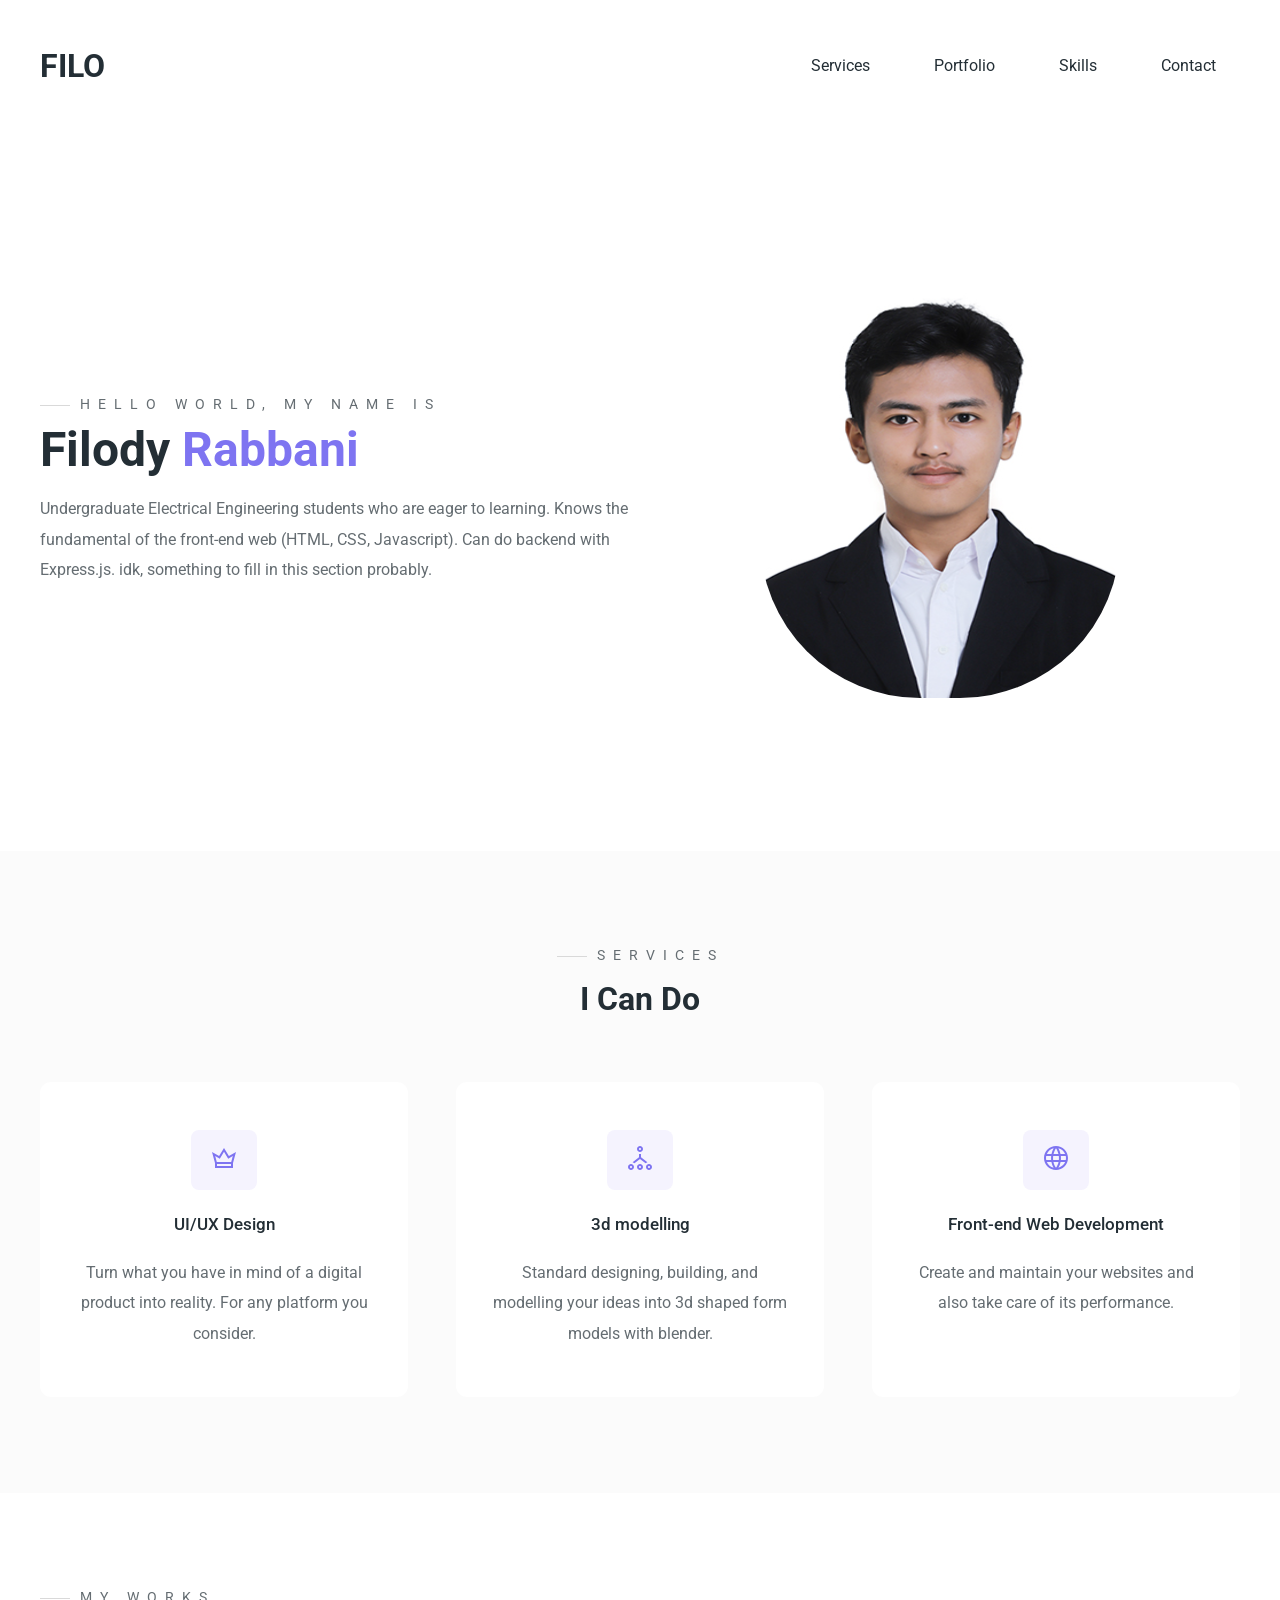
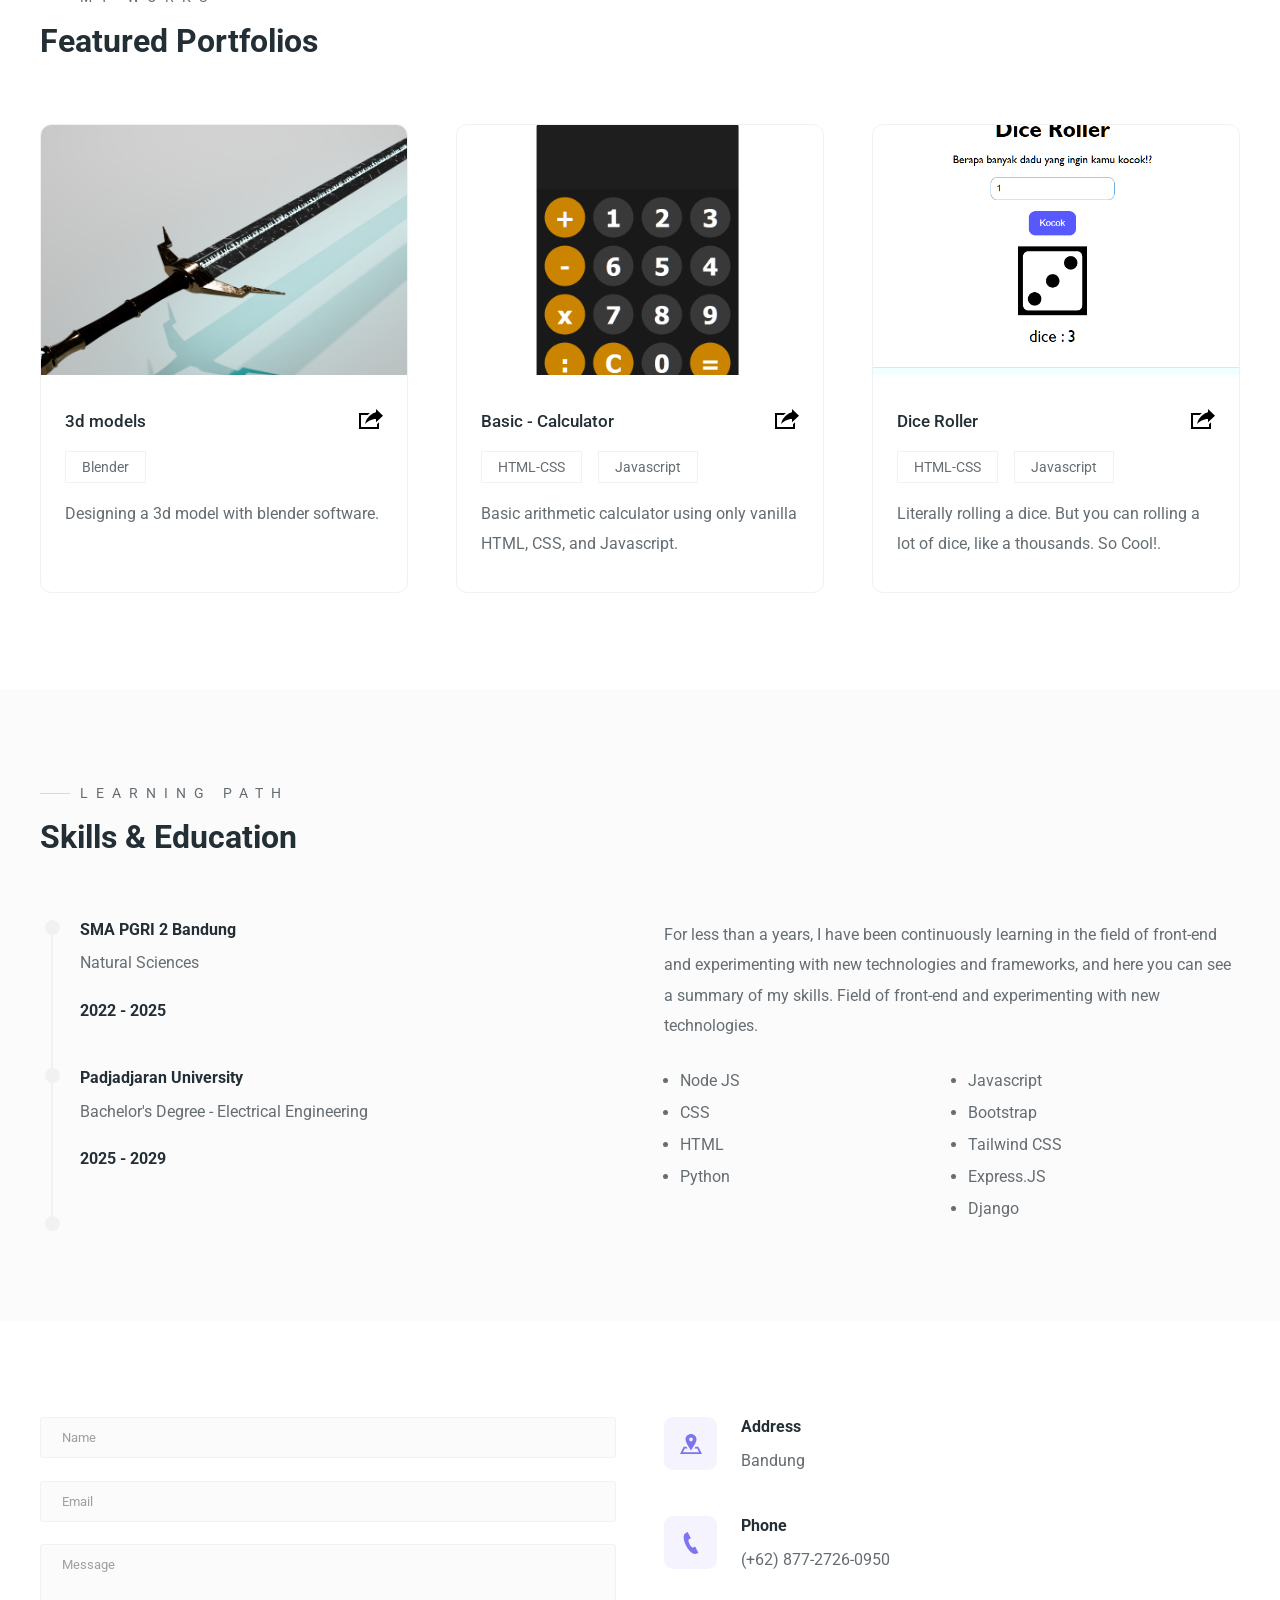
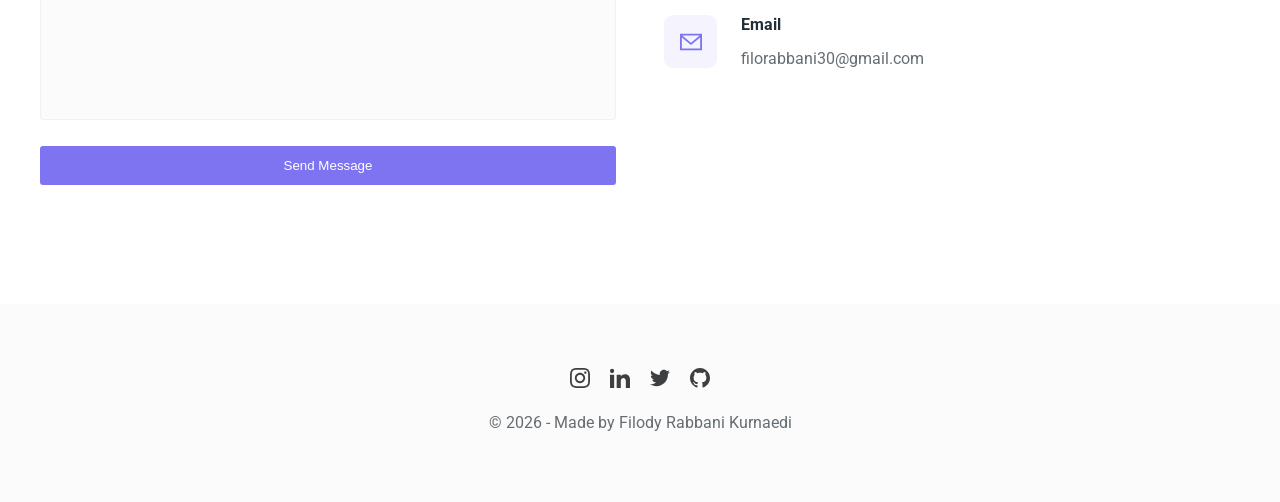
<file: index.html>
<!DOCTYPE html>
<html lang="en">
  <head>
    <meta charset="UTF-8" />
    <meta name="viewport" content="width=device-width, initial-scale=1.0" />
    <link rel="stylesheet" href="styles/style.css" />
    <link rel="stylesheet" href="styles/responsive.css" />
    <title>Filody Rabbani Kurnaedi</title>
  </head>
  <body>
    <!-- Header -->
    <header>
      <div class="main-container">
        <div class="nav">
          <div class="logo">
            <a href="/">FILO</a>
          </div>

          <nav>
            <ul>
              <li><a href="#services">Services</a></li>
              <li><a href="#portfolios">Portfolio</a></li>
              <li><a href="#skills">Skills</a></li>
              <li><a href="#contact">Contact</a></li>
            </ul>
          </nav>

          <div class="burger">
            <div class="line-1"></div>
            <div class="line-2"></div>
            <div class="line-3"></div>
          </div>
        </div>

        <section id="hero">
          <div class="hero-left">
            <h3 class="pre-title">Hello world, my name is</h3>
            <h1 class="hero-name">Filody <span>Rabbani</span></h1>
            <p>
              Undergraduate Electrical Engineering students who are eager to learning. Knows the fundamental of the front-end web (HTML, CSS, Javascript). Can do backend with Express.js. idk, something to fill in this section probably.
            </p>
          </div>

          <div class="hero-right">
            <img src="./images/Person-image.png" alt="Person Standing" />
          </div>
        </section>
      </div>
    </header>
    <!-- End Header -->

    <!-- Services -->
    <section id="services">
      <div class="services main-container">
        <h3 class="pre-title">Services</h3>
        <h1 class="section-title services-title">I Can Do</h1>

        <div class="grid-3">
          <div class="service">
            <div class="service-icon">
              <svg
                xmlns="http://www.w3.org/2000/svg"
                width="24"
                height="24"
                viewBox="0 0 24 24"
              >
                <path
                  d="M16.896 10l-4.896-8-4.896 8-7.104-4 3 11v5h18v-5l3-11-7.104 4zm-11.896 10v-2h14v2h-14zm14.2-4h-14.4l-1.612-5.909 4.615 2.598 4.197-6.857 4.197 6.857 4.615-2.598-1.612 5.909z"
                />
              </svg>
            </div>
            <h4>UI/UX Design</h4>
            <p>
              Turn what you have in mind of a digital product into reality. For
              any platform you consider.
            </p>
          </div>

          <div class="service">
            <div class="service-icon">
              <svg
                xmlns="http://www.w3.org/2000/svg"
                width="24"
                height="24"
                viewBox="0 0 24 24"
              >
                <path
                  d="M3 20c.552 0 1 .449 1 1s-.448 1-1 1-1-.449-1-1 .448-1 1-1zm0-2c-1.656 0-3 1.343-3 3s1.344 3 3 3 3-1.343 3-3-1.344-3-3-3zm9 2c.552 0 1 .449 1 1s-.448 1-1 1-1-.449-1-1 .448-1 1-1zm0-2c-1.656 0-3 1.343-3 3s1.344 3 3 3 3-1.343 3-3-1.344-3-3-3zm0-16c.552 0 1 .449 1 1s-.448 1-1 1-1-.449-1-1 .448-1 1-1zm0-2c-1.656 0-3 1.343-3 3s1.344 3 3 3 3-1.343 3-3-1.344-3-3-3zm9 20c.552 0 1 .449 1 1s-.448 1-1 1-1-.449-1-1 .448-1 1-1zm0-2c-1.656 0-3 1.343-3 3s1.344 3 3 3 3-1.343 3-3-1.344-3-3-3zm-1.577-1.721l-6.423-5.028v-3.352c-.323.066-.658.101-1 .101s-.677-.035-1-.101v3.352l-6.424 5.028c.695.233 1.323.602 1.844 1.093l5.58-4.372 5.579 4.373c.522-.492 1.15-.861 1.844-1.094z"
                />
              </svg>
            </div>
            <h4>3d modelling</h4>
            <p>
              Standard designing, building, and modelling your ideas into 3d shaped form models with blender.
            </p>
          </div>

          <div class="service">
            <div class="service-icon">
              <svg
                width="24"
                height="24"
                xmlns="http://www.w3.org/2000/svg"
                fill-rule="evenodd"
                clip-rule="evenodd"
              >
                <path
                  d="M12 0c6.623 0 12 5.377 12 12s-5.377 12-12 12-12-5.377-12-12 5.377-12 12-12m2.557 16h-5.115c.546 2.46 1.441 4.114 2.558 5.744 1.194-1.741 2.041-3.41 2.557-5.744m-7.157 0h-4.567c1.236 2.825 3.704 4.972 6.755 5.716-1.048-1.733-1.783-3.658-2.188-5.716m13.767 0h-4.567c-.391 1.988-1.095 3.887-2.175 5.694 3.012-.763 5.517-2.895 6.742-5.694m-14.005-6h-4.962c-.267 1.313-.267 2.685 0 4h4.915c-.119-1.329-.101-2.672.047-4m7.661 0h-5.647c-.165 1.326-.185 2.672-.053 4h5.753c.133-1.328.111-2.673-.053-4m6.977 0h-4.963c.148 1.328.166 2.671.048 4h4.915c.26-1.285.273-2.648 0-4m-12.156-7.729c-3.077.732-5.567 2.886-6.811 5.729h4.653c.435-2.042 1.178-3.985 2.158-5.729m2.355-.048c-1.089 1.77-1.91 3.453-2.463 5.777h4.927c-.534-2.246-1.337-3.948-2.464-5.777m2.368.069c1.013 1.812 1.733 3.76 2.146 5.708h4.654c-1.232-2.816-3.762-4.958-6.8-5.708"
                />
              </svg>
            </div>
            <h4>Front-end Web Development</h4>
            <p>
              Create and maintain your websites and also take care of its
              performance.
            </p>
          </div>
        </div>
      </div>
    </section>
    <!-- End Services -->

    <!-- Portfolios -->
    <section id="portfolios">
      <div class="portfolios main-container">
        <h3 class="pre-title">My Works</h3>
        <h1 class="section-title">Featured Portfolios</h1>

        <div class="grid-3">
          <!-- Portfolio 1 -->
          <div class="portfolio">
            <div class="portfolio-cover">
              <img
                src="./images/Sword(cycles).png"
                alt="Portfolio 1"
              />
            </div>
            <div class="portfolio-info">
              <div class="portfolio-title">
                <h4>3d models</h4>
                <a href="/" class="portfolio-link">
                  <svg
                    xmlns="http://www.w3.org/2000/svg"
                    width="24"
                    height="24"
                    viewBox="0 0 24 24"
                  >
                    <path
                      d="M6 17c2.269-9.881 11-11.667 11-11.667v-3.333l7 6.637-7 6.696v-3.333s-6.17-.171-11 5zm12 .145v2.855h-16v-12h6.598c.768-.787 1.561-1.449 2.339-2h-10.937v16h20v-6.769l-2 1.914z"
                    />
                  </svg>
                </a>
              </div>
              <div class="portfolio-tags">
                <div>Blender</div>
      
              </div>
              <p>
                Designing a 3d model with blender software.
              </p>
            </div>
          </div>

          <!-- Portfolio 2 -->
          <div class="portfolio">
            <div class="portfolio-cover">
              <img
                src="./images/kalk.png"
                alt="Portfolio 1"
              />
            </div>
            <div class="portfolio-info">
              <div class="portfolio-title">
                <h4>Basic - Calculator</h4>
                <a href="basic-calculator/index.html" class="portfolio-link" target="_blank">
                  <svg
                    xmlns="http://www.w3.org/2000/svg"
                    width="24"
                    height="24"
                    viewBox="0 0 24 24"
                  >
                    <path
                      d="M6 17c2.269-9.881 11-11.667 11-11.667v-3.333l7 6.637-7 6.696v-3.333s-6.17-.171-11 5zm12 .145v2.855h-16v-12h6.598c.768-.787 1.561-1.449 2.339-2h-10.937v16h20v-6.769l-2 1.914z"
                    />
                  </svg>
                </a>
              </div>
              <div class="portfolio-tags">
                <div>HTML-CSS</div>
                <div>Javascript</div>
              </div>
              <p>
                Basic arithmetic calculator using only vanilla HTML, CSS, and Javascript.
              </p>
            </div>
          </div>

          <!-- Portfolio 3 -->
          <div class="portfolio">
            <div class="portfolio-cover">
              <img
                src="./images/Screenshot 2026-05-10 021139.png"
                alt="Portfolio 1"
              />
            </div>
            <div class="portfolio-info">
              <div class="portfolio-title">
                <h4>Dice Roller</h4>
                <a href="dice-roller/index.html" class="portfolio-link" target="_blank">
                  <svg
                    xmlns="http://www.w3.org/2000/svg"
                    width="24"
                    height="24"
                    viewBox="0 0 24 24"
                  >
                    <path
                      d="M6 17c2.269-9.881 11-11.667 11-11.667v-3.333l7 6.637-7 6.696v-3.333s-6.17-.171-11 5zm12 .145v2.855h-16v-12h6.598c.768-.787 1.561-1.449 2.339-2h-10.937v16h20v-6.769l-2 1.914z"
                    />
                  </svg>
                </a>
              </div>
              <div class="portfolio-tags">
                <div>HTML-CSS</div>
                <div>Javascript</div>
              </div>
              <p>
                Literally rolling a dice. But you can rolling a lot of dice, like a thousands. So Cool!.
              </p>
            </div>
          </div>
        </div>
      </div>
    </section>
    <!-- End Portfolios -->

    <!-- Skills & Education -->
    <section id="skills">
      <div class="skills main-container">
        <h3 class="pre-title">Learning Path</h3>
        <h1 class="section-title">Skills & Education</h1>

        <div class="skills-grid">
          <div class="skills-left">
            <div class="education">
              <div class="line">
                <div></div>
              </div>
              <div class="education-info">
                <h4 class="education-title">SMA PGRI 2 Bandung</h4>
                <p>Natural Sciences</p>
                <h4 class="education-years">2022 - 2025</h4>
              </div>
            </div>
            <div class="education">
              <div class="line">
                <div></div>
              </div>
              <div class="education-info">
                <h4 class="education-title">Padjadjaran University</h4>
                <p>Bachelor's Degree - Electrical Engineering</p>
                <h4 class="education-years">2025 - 2029</h4>
              </div>
            </div>
            <div class="education">
              <div class="line">
                <div></div>
              </div>
              <!-- <div class="education-info">
                <h4 class="education-title">Massachusetts Institute of Technology</h4>
                <p>Master's Degree - Electrical Engineering</p>
                <h4 class="education-years">2031 - 2034</h4>
              </div> -->
            </div>
          </div>

          <div class="skills-right">
            <p>
              For less than a years, I have been continuously learning in the field of
              front-end and experimenting with new technologies and frameworks,
              and here you can see a summary of my skills. Field of front-end
              and experimenting with new technologies.
            </p>

            <div class="skills-list">
              <ul>
                <li>Node JS</li>
                <li>CSS</li>
                <li>HTML</li>
                <li>Python</li>
              </ul>

              <ul>
                <li>Javascript</li>
                <li>Bootstrap</li>
                <li>Tailwind CSS</li>
                <li>Express.JS</li>
                <li>Django</li>
              </ul>
            </div>
          </div>
        </div>
      </div>
    </section>
    <!-- End Skills & Education  -->

    <!-- Contact -->
    <section id="contact">
      <div class="contact main-container">
        <div class="contact-left">
          <form
            action="https://formspree.io/f/xeqwdykj"
            method="POST"
            class="contact-form"
          >
            <div>
              <input type="text" placeholder="Name" name="name" />
            </div>
            <div>
              <input type="email" placeholder="Email" name="email" />
            </div>
            <div>
              <textarea
                name="message"
                id="message"
                cols="30"
                rows="10"
                placeholder="Message"
              ></textarea>
            </div>
            <div>
              <button class="btn-submit">Send Message</button>
            </div>
          </form>
        </div>

        <div class="contact-right">
          <div class="contact-item">
            <div class="contact-item-icon">
              <svg
                xmlns="http://www.w3.org/2000/svg"
                width="22"
                height="22"
                viewBox="0 0 24 24"
              >
                <path
                  d="M12 1c-3.148 0-6 2.553-6 5.702 0 3.148 2.602 6.907 6 12.298 3.398-5.391 6-9.15 6-12.298 0-3.149-2.851-5.702-6-5.702zm0 8c-1.105 0-2-.895-2-2s.895-2 2-2 2 .895 2 2-.895 2-2 2zm12 14h-24l4-8h3.135c.385.641.798 1.309 1.232 2h-3.131l-2 4h17.527l-2-4h-3.131c.435-.691.848-1.359 1.232-2h3.136l4 8z"
                />
              </svg>
            </div>
            <div class="contact-item-detail">
              <h4>Address</h4>
              <p>Bandung</p>
            </div>
          </div>

          <div class="contact-item">
            <div class="contact-item-icon">
              <svg
                xmlns="http://www.w3.org/2000/svg"
                width="22"
                height="22"
                viewBox="0 0 24 24"
              >
                <path
                  d="M20 22.621l-3.521-6.795c-.008.004-1.974.97-2.064 1.011-2.24 1.086-6.799-7.82-4.609-8.994l2.083-1.026-3.493-6.817-2.106 1.039c-7.202 3.755 4.233 25.982 11.6 22.615.121-.055 2.102-1.029 2.11-1.033z"
                />
              </svg>
            </div>
            <div class="contact-item-detail">
              <h4>Phone</h4>
              <p>(+62) 877-2726-0950</p>
            </div>
          </div>

          <div class="contact-item">
            <div class="contact-item-icon">
              <svg
                xmlns="http://www.w3.org/2000/svg"
                width="22"
                height="22"
                viewBox="0 0 24 24"
              >
                <path
                  d="M0 3v18h24v-18h-24zm21.518 2l-9.518 7.713-9.518-7.713h19.036zm-19.518 14v-11.817l10 8.104 10-8.104v11.817h-20z"
                />
              </svg>
            </div>
            <div class="contact-item-detail">
              <h4>Email</h4>
              <p>filorabbani30@gmail.com</p>
            </div>
          </div>
        </div>
      </div>
    </section>
    <!-- End Contact -->

    <!-- Fomter -->
    <footer>
      <div class="footer-icons">
        <a href="https://www.instagram.com/filo_rabbani/" target="_blank">
          <svg
            xmlns="http://www.w3.org/2000/svg"
            width="20"
            height="20"
            viewBox="0 0 24 24"
          >
            <path
              d="M12 2.163c3.204 0 3.584.012 4.85.07 3.252.148 4.771 1.691 4.919 4.919.058 1.265.069 1.645.069 4.849 0 3.205-.012 3.584-.069 4.849-.149 3.225-1.664 4.771-4.919 4.919-1.266.058-1.644.07-4.85.07-3.204 0-3.584-.012-4.849-.07-3.26-.149-4.771-1.699-4.919-4.92-.058-1.265-.07-1.644-.07-4.849 0-3.204.013-3.583.07-4.849.149-3.227 1.664-4.771 4.919-4.919 1.266-.057 1.645-.069 4.849-.069zm0-2.163c-3.259 0-3.667.014-4.947.072-4.358.2-6.78 2.618-6.98 6.98-.059 1.281-.073 1.689-.073 4.948 0 3.259.014 3.668.072 4.948.2 4.358 2.618 6.78 6.98 6.98 1.281.058 1.689.072 4.948.072 3.259 0 3.668-.014 4.948-.072 4.354-.2 6.782-2.618 6.979-6.98.059-1.28.073-1.689.073-4.948 0-3.259-.014-3.667-.072-4.947-.196-4.354-2.617-6.78-6.979-6.98-1.281-.059-1.69-.073-4.949-.073zm0 5.838c-3.403 0-6.162 2.759-6.162 6.162s2.759 6.163 6.162 6.163 6.162-2.759 6.162-6.163c0-3.403-2.759-6.162-6.162-6.162zm0 10.162c-2.209 0-4-1.79-4-4 0-2.209 1.791-4 4-4s4 1.791 4 4c0 2.21-1.791 4-4 4zm6.406-11.845c-.796 0-1.441.645-1.441 1.44s.645 1.44 1.441 1.44c.795 0 1.439-.645 1.439-1.44s-.644-1.44-1.439-1.44z"
            />
          </svg>
        </a>

        <a href="#">
          <svg
            xmlns="http://www.w3.org/2000/svg"
            width="20"
            height="20"
            viewBox="0 0 24 24"
          >
            <path
              d="M4.98 3.5c0 1.381-1.11 2.5-2.48 2.5s-2.48-1.119-2.48-2.5c0-1.38 1.11-2.5 2.48-2.5s2.48 1.12 2.48 2.5zm.02 4.5h-5v16h5v-16zm7.982 0h-4.968v16h4.969v-8.399c0-4.67 6.029-5.052 6.029 0v8.399h4.988v-10.131c0-7.88-8.922-7.593-11.018-3.714v-2.155z"
            />
          </svg>
        </a>

        <a href="#">
          <svg
            xmlns="http://www.w3.org/2000/svg"
            width="20"
            height="20"
            viewBox="0 0 24 24"
          >
            <path
              d="M24 4.557c-.883.392-1.832.656-2.828.775 1.017-.609 1.798-1.574 2.165-2.724-.951.564-2.005.974-3.127 1.195-.897-.957-2.178-1.555-3.594-1.555-3.179 0-5.515 2.966-4.797 6.045-4.091-.205-7.719-2.165-10.148-5.144-1.29 2.213-.669 5.108 1.523 6.574-.806-.026-1.566-.247-2.229-.616-.054 2.281 1.581 4.415 3.949 4.89-.693.188-1.452.232-2.224.084.626 1.956 2.444 3.379 4.6 3.419-2.07 1.623-4.678 2.348-7.29 2.04 2.179 1.397 4.768 2.212 7.548 2.212 9.142 0 14.307-7.721 13.995-14.646.962-.695 1.797-1.562 2.457-2.549z"
            />
          </svg>
        </a>

        <a href="#">
          <svg
            xmlns="http://www.w3.org/2000/svg"
            width="20"
            height="20"
            viewBox="0 0 24 24"
          >
            <path
              d="M12 0c-6.626 0-12 5.373-12 12 0 5.302 3.438 9.8 8.207 11.387.599.111.793-.261.793-.577v-2.234c-3.338.726-4.033-1.416-4.033-1.416-.546-1.387-1.333-1.756-1.333-1.756-1.089-.745.083-.729.083-.729 1.205.084 1.839 1.237 1.839 1.237 1.07 1.834 2.807 1.304 3.492.997.107-.775.418-1.305.762-1.604-2.665-.305-5.467-1.334-5.467-5.931 0-1.311.469-2.381 1.236-3.221-.124-.303-.535-1.524.117-3.176 0 0 1.008-.322 3.301 1.23.957-.266 1.983-.399 3.003-.404 1.02.005 2.047.138 3.006.404 2.291-1.552 3.297-1.23 3.297-1.23.653 1.653.242 2.874.118 3.176.77.84 1.235 1.911 1.235 3.221 0 4.609-2.807 5.624-5.479 5.921.43.372.823 1.102.823 2.222v3.293c0 .319.192.694.801.576 4.765-1.589 8.199-6.086 8.199-11.386 0-6.627-5.373-12-12-12z"
            />
          </svg>
        </a>
      </div>
      <p>&#169; 2026 - Made by Filody Rabbani Kurnaedi</p>
    </footer>
    <!-- End Footer -->

    <script src="js/main.js"></script>
  </body>
</html>
</file>
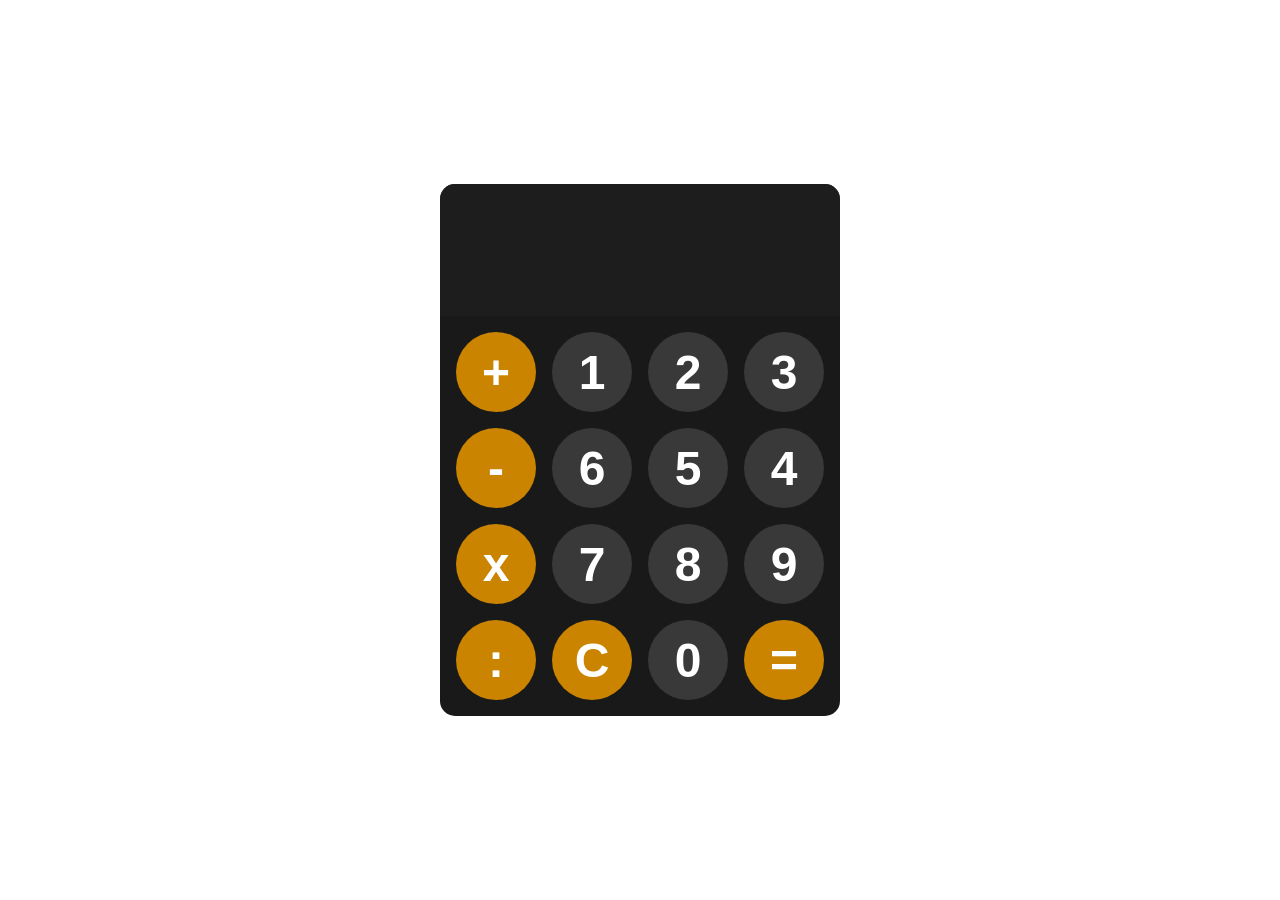
<file: basic-calculator/index.html>
<!DOCTYPE html>
<html lang="en">
<head>
    <meta charset="UTF-8">
    <meta name="viewport" content="width=device-width, initial-scale=1.0">
    <title>Calculator</title>
    <link rel="stylesheet" href="styles.css">
</head>
<body>
    <div id="calculator">
        <input id="display" readonly>
        <div id="keys">
            <button onclick="appendToDisplay('+')" class="operator">+</button>
            <button onclick="appendToDisplay('1')">1</button>
            <button onclick="appendToDisplay('2')">2</button>
            <button onclick="appendToDisplay('3')">3</button>
            <button onclick="appendToDisplay('-')" class="operator">-</button>
            <button onclick="appendToDisplay('6')">6</button>
            <button onclick="appendToDisplay('5')">5</button>
            <button onclick="appendToDisplay('4')">4</button>
            <button onclick="appendToDisplay('*')" class="operator">x</button>
            <button onclick="appendToDisplay('7')">7</button>
            <button onclick="appendToDisplay('8')">8</button>
            <button onclick="appendToDisplay('9')">9</button>
            <button onclick="appendToDisplay('/')" class="operator">:</button>
            <button onclick="clearDisplay()" class="operator" >C</button>
            <button onclick="appendToDisplay('0')">0</button>
            <button onclick="calculate()" class="operator">=</button>
        </div>
    </div>

<script type="text/javascript" src="script.js"></script>
</body>
</html>
</file>
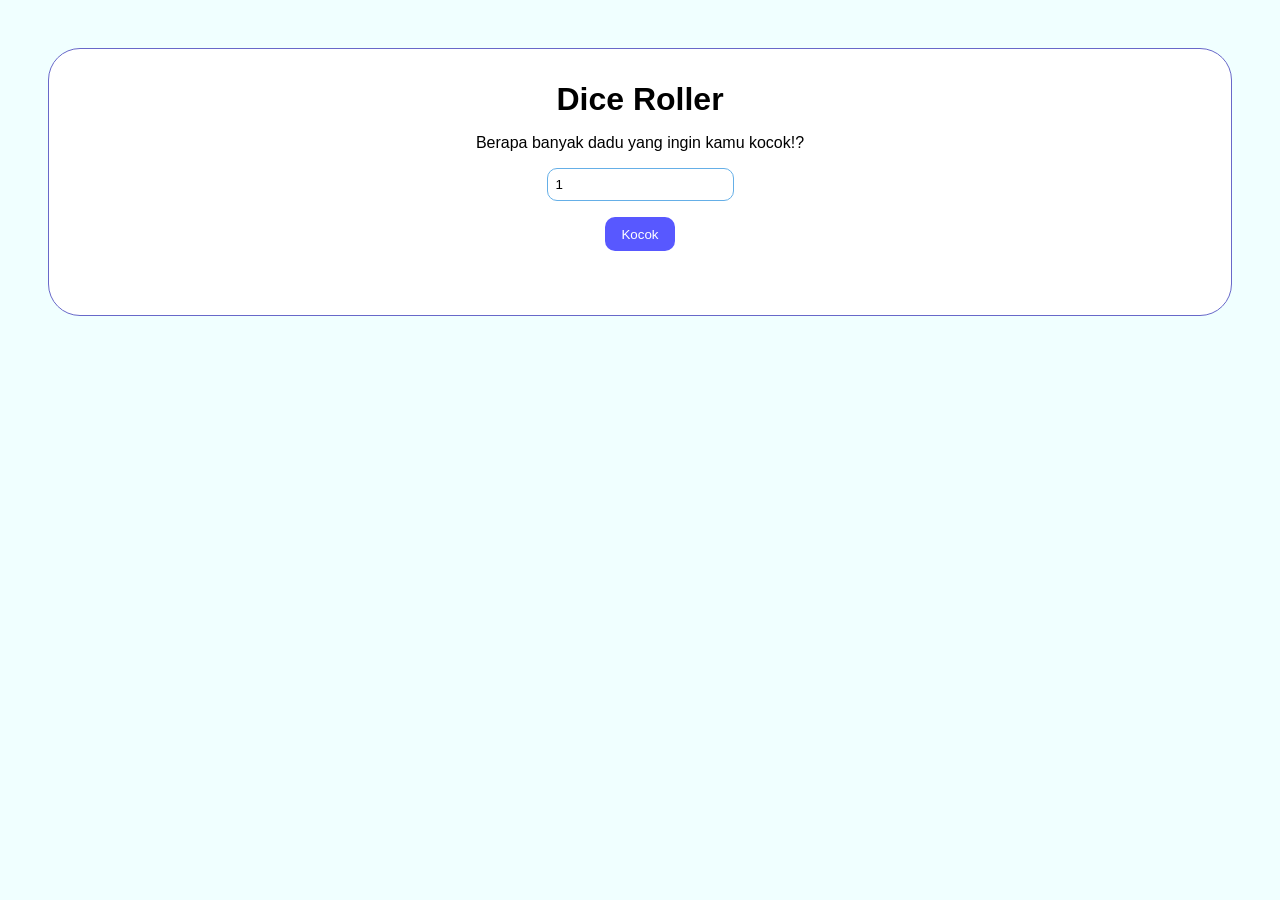
<file: dice-roller/index.html>
<!DOCTYPE html>
<html lang="en">
<head>
    <meta charset="UTF-8">
    <meta name="viewport" content="width=device-width, initial-scale=1.0">
    <title>Dice-roller</title>
    <link rel="stylesheet" href="style.css">
</head>
<body>
    <div id="container">
        <h1>Dice Roller</h1>
        <label>Berapa banyak dadu yang ingin kamu kocok!?</label>
        <input type="number" value="1" min="1" id="input-num">
        <button id="roll-btn" onclick="tests()">Kocok</button>
        <div id="dice-img"></div>
        <div id="result"></div>
    </div>

    <script src="script.js"></script>
</body>
</html>
</file>
<file: styles/style.css>
@import url("https://fonts.googleapis.com/css2?family=Roboto:wght@300;400;500;700;900&display=swap");

:root {
  --primaryTextColor: #232e35; /* Untuk title atau judul */
  --secondaryTextColor: #656d72; /* Untuk text biasa seperti paragraph contohnya */

  --borderColor: #f1f1f1;
  --lineColor: #d9d9d9; /* untuk line di pre-title */

  --primaryBackgroundColor: #fff;
  --secondaryBackgroundColor: #fbfbfb;
  --thirdBackgroundColor: #f5f3fe;

  --primaryIconColor: #7e74f1;
  --primaryIconColorHover: #5d51e8;

  --sectionPadding: 6rem 0;

  --itemBorderRadius: 0.7rem;
}

* {
  margin: 0;
  padding: 0;
  box-sizing: border-box;
  scroll-behavior: smooth;
}

body {
  font-family: "Roboto", sans-serif;
}

h1,
h2,
h3,
h4,
h5,
h6,
strong {
  color: var(--primaryTextColor);
}

p {
  font-size: 1rem; /* 16 px */
  line-height: 1.9rem; /*30.4 px */
}

p,
span,
label,
input,
textarea,
li {
  color: var(--secondaryTextColor);
}

a {
  text-decoration: none;
}

/* End Preparation */

.main-container {
  width: 1200px;
  margin: 0 auto;
}

@media screen and (max-width: 1200px) {
  .main-container {
    width: 90%;
  }
}

/* Buttons */
.btn {
  padding: 1rem 1.5rem;
  background: white;
  border: 1.5px solid var(--borderColor);
  cursor: pointer;
  transition: 0.2s ease-in-out;
}

.btn:hover {
  box-shadow: rgba(0, 0, 0, 0.04) 0px 3px 5px;
}

/* Titles */
.section-title {
  margin: 1rem 0 4rem;
  font-size: 2rem;
}

.pre-title {
  text-transform: uppercase;
  letter-spacing: 0.5rem;
  color: var(--secondaryTextColor);
  position: relative;
  padding-left: 40px;
  width: fit-content;
  font-weight: 400;
  font-size: 0.9rem;
}

.pre-title::before {
  content: "";
  width: 30px;
  height: 1px;
  background: var(--lineColor);
  position: absolute;
  display: block;
  left: 0;
  top: 50%;
}

/* Layouts */
.grid-3 {
  display: grid;
  /* grid-template-columns: 1fr 1fr 1fr; use this first, use code below when its time for explaining responsive design part */
  grid-template-columns: repeat(auto-fit, minmax(250px, 1fr));
  gap: 3rem;
}

/* --- Logo and Navigation Menu --- */
.nav {
  display: flex;
  justify-content: space-between;
  padding: 2rem 0;
}

nav ul {
  list-style: none;
  display: flex;
  gap: 1rem;
}
nav ul li a{
  padding: 1.5rem;
  border-radius: 7px;
  transition: background-color .3s ease;
}
nav ul li a:hover{
  background-color: #c2d5df;
  /* color:white; */
  font-weight: bold;
}
/* Logo */
.logo {
  display: flex;
  align-items: center;
  font-weight: 700;
  font-size: 2rem;
}

.logo a {
  color: var(--primaryTextColor);
}

/* Navigation Menu */
nav ul li {
  display: flex;
  align-items: center;
}

nav ul li a {
  color: var(--primaryTextColor);
}

/* Burger - Save for later on video */
.burger div {
  width: 25px;
  height: 2px;
  background-color: #b0c4d0;
  margin: 2px;
  transition: all 0.3s;
  z-index: 99;
}

.burger {
  display: none;
  z-index: 99;
  position: fixed;
  top: 33px;
  right: 35px;
}

/* Hero Section */
#hero {
  height: 720px;
  display: grid;
  grid-template-columns: 1fr 1fr;
  /* We're not going to use automatic template columns, because we need to know when the columns is go below. So we can exchange the order of the element */
  align-items: center;
}

.hero-name {
  font-size: 3rem;
  font-weight: 700;
  margin: 0.5rem 0 1rem;
}

.hero-name span {
  color: var(--primaryIconColor) !important;
}

.hero-right img {
  width: 60%;
  border-radius: 10em;
}

.hero-right {
  display: flex;
  justify-content: center;
}

/* Services Section */
#services {
  background-color: var(--secondaryBackgroundColor);
  padding: var(--sectionPadding);
}

.services .pre-title {
  margin: 0 auto;
}

.services-title {
  text-align: center;
}

.service {
  padding: 3rem 2rem;
  text-align: center;
  background: var(--primaryBackgroundColor);
  border-radius: var(--itemBorderRadius);
}

.service h4 {
  margin: 1.5rem 0;
  font-weight: 500;
  font-size: 1.05rem;
}

.service-icon {
  background: var(--thirdBackgroundColor);
  width: fit-content;
  margin: 0 auto;
  padding: 1rem 1.3rem;
  border-radius: 0.5rem;
}

.service-icon svg {
  fill: var(--primaryIconColor);
}

.service-icon {
  background: var(--thirdBackgroundColor);
  width: fit-content;
  margin: 0 auto;
  padding: 1rem 1.3rem;
  border-radius: 0.5rem;
}

.service-icon svg {
  fill: var(--primaryIconColor);
}

/* Portfolios */
#portfolios {
  padding: var(--sectionPadding);
}

.portfolio {
  border-radius: var(--itemBorderRadius);
  overflow: hidden; /* supaya gambar yang diatas itu dia ngikut border radiusnya, karena yang dikasih border radius disini adalah div portfolio ini */
  border: 1px solid var(--borderColor);
}

.portfolio-cover {
  height: 250px;
}

.portfolio img {
  width: 100%;
  height: 100%;
  object-fit: cover;
}

.portfolio-info {
  padding: 2rem 1.5rem;
}

.portfolio-title {
  display: flex;
  justify-content: space-between;
  align-items: center;
  gap: 1rem;
}

.portfolio h4 {
  font-weight: 500;
  font-size: 1.05rem;
}

.portfolio-title a svg:hover {
  fill: var(--primaryIconColor);
}

.portfolio-title a svg {
  transition: 0.2s ease-in-out;
}

.portfolio-tags {
  display: flex;
  gap: 1rem;
  margin: 1rem 0;
}

.portfolio-tags div {
  font-size: 0.9rem;
  border: 1px solid var(--borderColor);
  padding: 0.4rem 1rem;
  color: var(--secondaryTextColor);
}

.portfolio-tags div {
  font-size: 0.9rem;
  border: 1px solid var(--borderColor);
  padding: 0.4rem 1rem;
  color: var(--secondaryTextColor);
}

/* Skills and Education */
#skills {
  padding: var(--sectionPadding);
  background: var(--secondaryBackgroundColor);
}

.skills-grid {
  display: grid;
  /* grid-template-columns: 40% 60%; */
  grid-template-columns: repeat(auto-fit, minmax(350px, 1fr));
  gap: 3rem;
}

.education {
  display: flex;
  gap: 1rem;
}

.education .line {
  padding: 0 0.7rem;
}

.education .line div {
  width: 2px;
  height: 100%;
  background: var(--borderColor);
  position: relative;
}

.education-info p {
  margin: 0.6rem 0 1.4rem;
}

.education-years {
  margin-bottom: 3rem;
}

/* The dot on the line */
.education .line div:before {
  content: "";
  width: 15px;
  height: 15px;
  background: var(--borderColor);
  border-radius: 50%;
  position: absolute;
  left: -6px;
}

/* Right side of Skills */
.skills-list {
  display: grid;
  grid-template-columns: 1fr 1fr;
  margin-top: 1.5rem;
}

.skills-right ul {
  line-height: 2rem;
  padding: 0 1rem;
}

/* Contact Section */
#contact {
  padding: var(--sectionPadding);
}

.contact {
  display: grid;
  /* grid-template-columns: 1fr 1fr; */
  grid-template-columns: repeat(auto-fit, minmax(350px, 1fr));
  gap: 3rem;
}

.contact-form div {
  margin-bottom: 1.4rem;
}

.contact-form input,
.contact-form textarea {
  width: 100%;
  padding: 0.75rem 1.3rem;
  font-family: "Roboto", sans-serif;
  background: var(--secondaryBackgroundColor);
  border: 1px solid var(--borderColor);
  border-radius: 3px;
  resize: none;
}

.contact-form input::placeholder,
.contact-form textarea::placeholder {
  color: #9d9fa1;
}

.contact-form input:focus,
.contact-form textarea:focus {
  outline: none;
  border: 1px solid #7d7d7d;
}

.btn-submit {
  width: 100%;
  padding: 0.75rem 1.3rem;
  background-color: var(--primaryIconColor);
  color: #fff;
  border: none;
  border-radius: 3px;
  cursor: pointer;
  transition: 0.2s ease-in-out;
}

.btn-submit:hover {
  background-color: var(--primaryIconColorHover);
}

/* Contact Section - Right Side */
.contact-item {
  display: flex;
  gap: 1.5rem;
  margin-bottom: 2.5rem;
}

.contact-item-icon {
  background: var(--thirdBackgroundColor);
  /* padding: 0.8rem 1rem; */
  width: 53px;
  height: 53px;
  border-radius: 9px;
  display: flex;
  align-items: center;
  justify-content: center;
}

.contact-item-icon svg {
  fill: var(--primaryIconColor);
}

.contact-item-detail h4 {
  margin-bottom: 0.6rem;
}

/* Footer Section */
footer {
  padding: 4rem 0;
  background: var(--secondaryBackgroundColor);
  text-align: center;
}

.footer-icons {
  margin-bottom: 1rem;
}

.footer-icons a {
  margin: 0 0.5rem;
}

.footer-icons svg {
  fill: #3e3f40;
}

.footer-icons a:hover svg {
  fill: #000;
}
</file>
<file: styles/responsive.css>
@media screen and (max-width: 1000px) {
  p {
    font-size: 0.9rem;
    line-height: 1.8;
  }

  .grid-3 {
    gap: 1rem;
  }

  .skills-right ul li {
    font-size: 0.9rem;
  }
}

@media screen and (max-width: 825px) {
  /* Burger */
  .burger {
    display: block;
    cursor: pointer;
  }

  .toggle-burger .line-1 {
    transform: rotate(-45deg) translate(-5px, 7px);
  }

  .toggle-burger .line-2 {
    opacity: 0;
  }

  .toggle-burger .line-3 {
    transform: rotate(45deg) translate(-5px, -7px);
  }

  /* Navigation */
  nav {
    position: fixed;
    width: 50%;
    right: 0;
    top: 0;
    height: 100vh;
    flex-direction: column;
    background: var(--primaryBackgroundColor);
    border-left: 1px solid var(--borderColor);
    z-index: 9;
    transform: translateX(100%);
    transition: 0.2s ease-in-out;
  }

  nav ul {
    height: 100vh;
    align-items: center;
    flex-direction: column;
    justify-content: center;
  }

  .nav-active {
    transform: translateX(0);
  }
  /* End of Navigation */

  :root {
    --sectionPadding: 4rem 0;
  }

  /* Titles */
  .section-title {
    font-size: 1.6rem;
    margin: 0.6rem 0 2.5rem;
  }

  .pre-title {
    font-size: 0.8rem;
  }

  /* Hero Section */
  #hero {
    grid-template-columns: 1fr;
    height: fit-content;
  }

  .hero-right {
    order: -1;
  }

  .hero-right img {
    width: 70%;
  }

  .hero-left {
    text-align: center;
    padding-bottom: 5rem;
  }

  .hero-left .pre-title {
    margin: 0 auto;
  }

  .hero-name {
    font-size: 2.3rem;
    margin-bottom: 0.5rem;
  }

  /* Skills Section */
  .skills-grid {
    gap: 1rem;
  }

  /* Footer */
  footer {
    padding: 2rem 0;
  }
}

/* Mobile Size */
@media screen and (max-width: 640px) {
  /* Titles */
  .section-title {
    font-size: 1.3rem;
  }

  .pre-title {
    font-size: 0.7rem;
  }
}
</file>
<file: basic-calculator/styles.css>
body{
    margin : 0;
    display : flex;
    justify-content: center;
    align-items: center;
    height: 100vh;
}
#calculator{
    font-family: Arial, Helvetica, sans-serif;
    background-color: rgba(0, 0, 0, 0.902);
    max-width: 400px;
    overflow: hidden;
    border-radius: 15px;
}
#display{
    width: 100%;
    padding : 20px;
    font-size: 5rem;
    text-align:left;
    border:none;
    background-color: rgba(31, 31, 31, 0.801);
    color : white;

}
#keys{
    display :grid;
    grid-template-columns: repeat(4, 1fr);
    gap : 1em;
    padding:1em;
}
button{
    width: 80px;
    height: 80px;
    border-radius: 50px;
    border:none;
    background-color:rgba(77, 77, 77, 0.612);
    color: white;
    font-weight: bolder;
    font-size: 3rem;
    cursor:pointer;

}
button:hover{
    background-color: rgba(101, 101, 101, 0.797);
}
button:active{
    background-color: rgba(127, 127, 127, 0.909);
}
.operator{
    background-color: rgb(203, 132, 0);
}
.operator:hover{
    background-color: rgb(227, 149, 5);
}
.operator:active{
    background-color: rgb(254, 166, 1);
}
</file>
<file: dice-roller/style.css>
* {
    margin : 0;
    padding : 0;
    
}
body{
    background-color: azure;
}
#container{
    font-family : 'Gill Sans', 'Gill Sans MT', Calibri, 'Trebuchet MS', sans-serif;
    display: flex;
    flex-direction: column;
    text-align: center;
    align-items: center;
    padding:2rem;
    margin : 3rem;
    gap : 1rem;
    border:1px solid rgb(104, 104, 201);
    border-radius: 2rem;
    background-color: white;
}

#roll-btn{
    background-color: rgb(88, 88, 255);
    color : white;
    border : transparent;
    padding : .6rem 1rem;
    border-radius: 10px;
}
#roll-btn:hover{
    background-color: rgb(88, 88, 255, 80%);
}
#roll-btn:active{
    background-color: rgb(88, 88, 255, 60%);
}
#input-num{
    box-sizing: border-box;
    padding:.5rem;
    border : 1px rgb(101, 175, 231) solid;
    border-radius: 10px;
}
#dice-img{
    width: 100px;
    border-radius: 8px;
    display: flex;
    flex-direction: row;

    align-items: center;
    justify-content: center; 
    gap: 1rem;
    
}
#result{
    font-size: 1.5rem;
}
</file>
